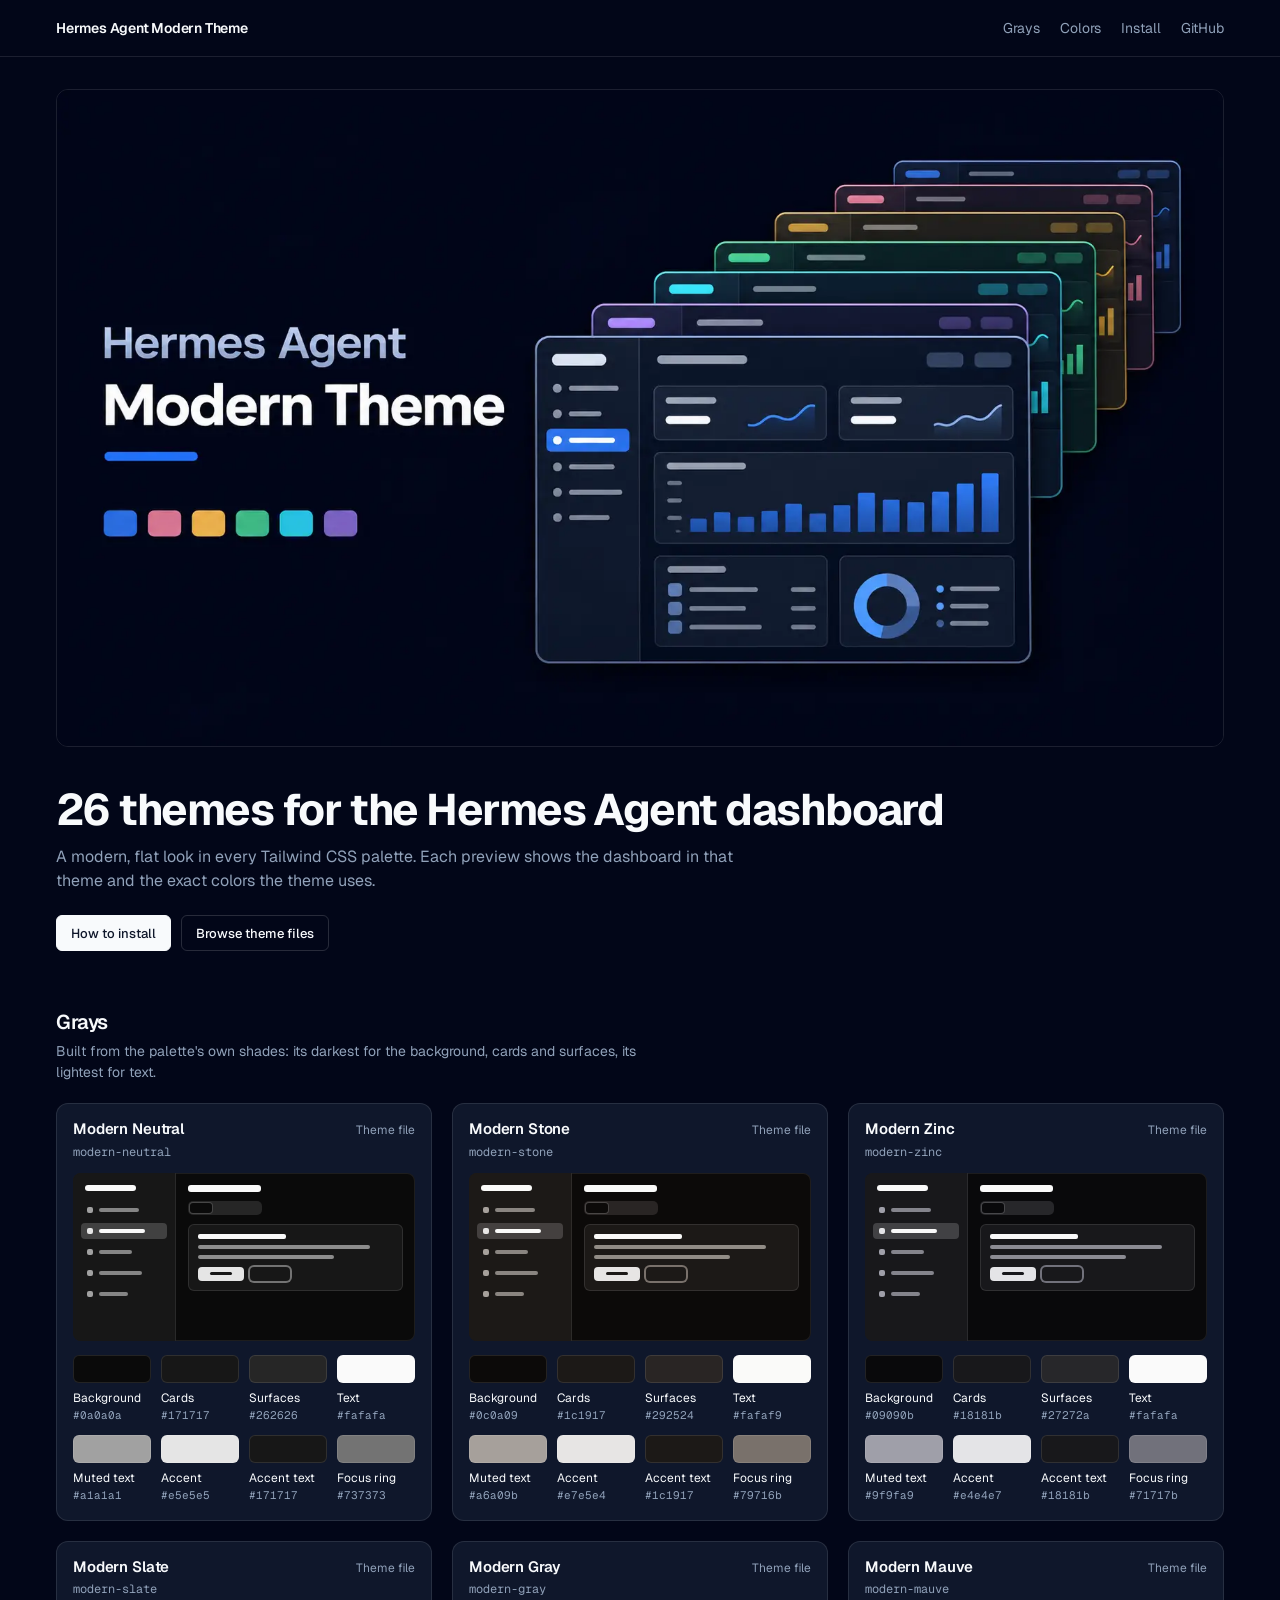
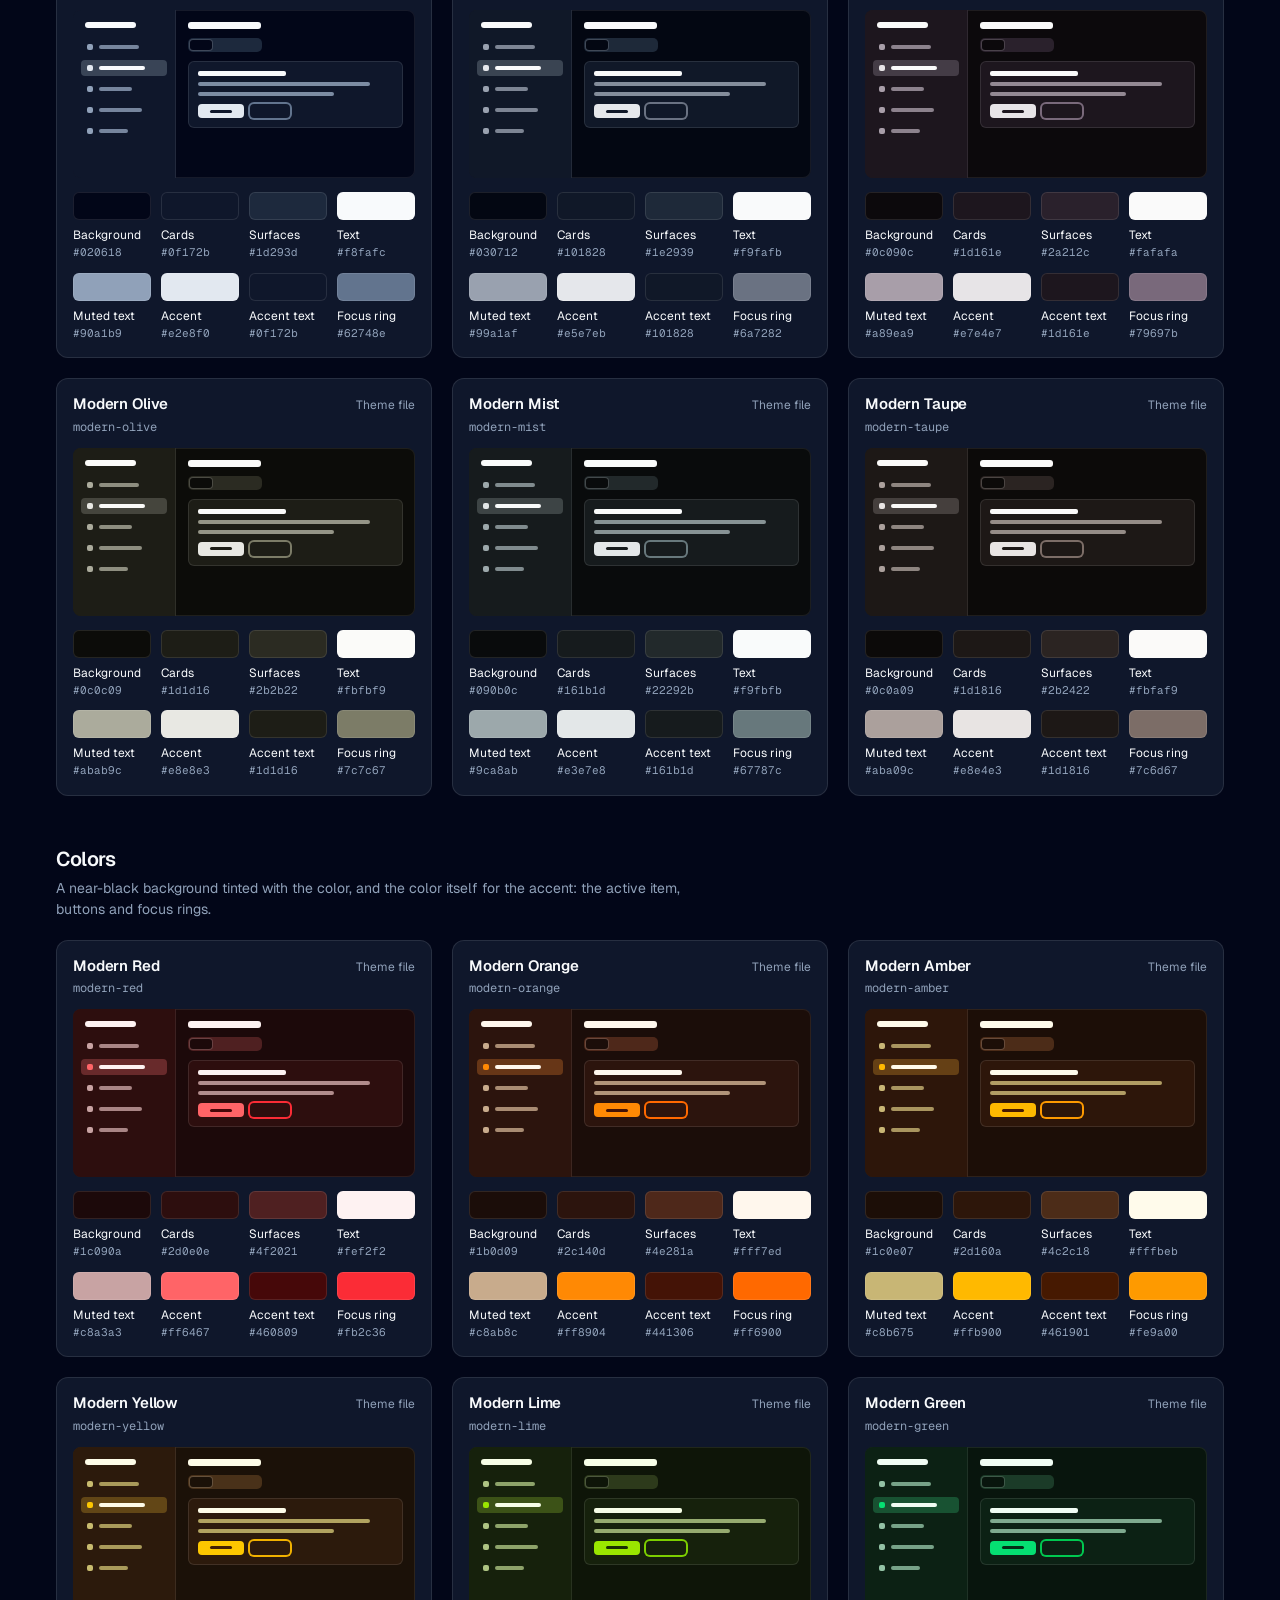
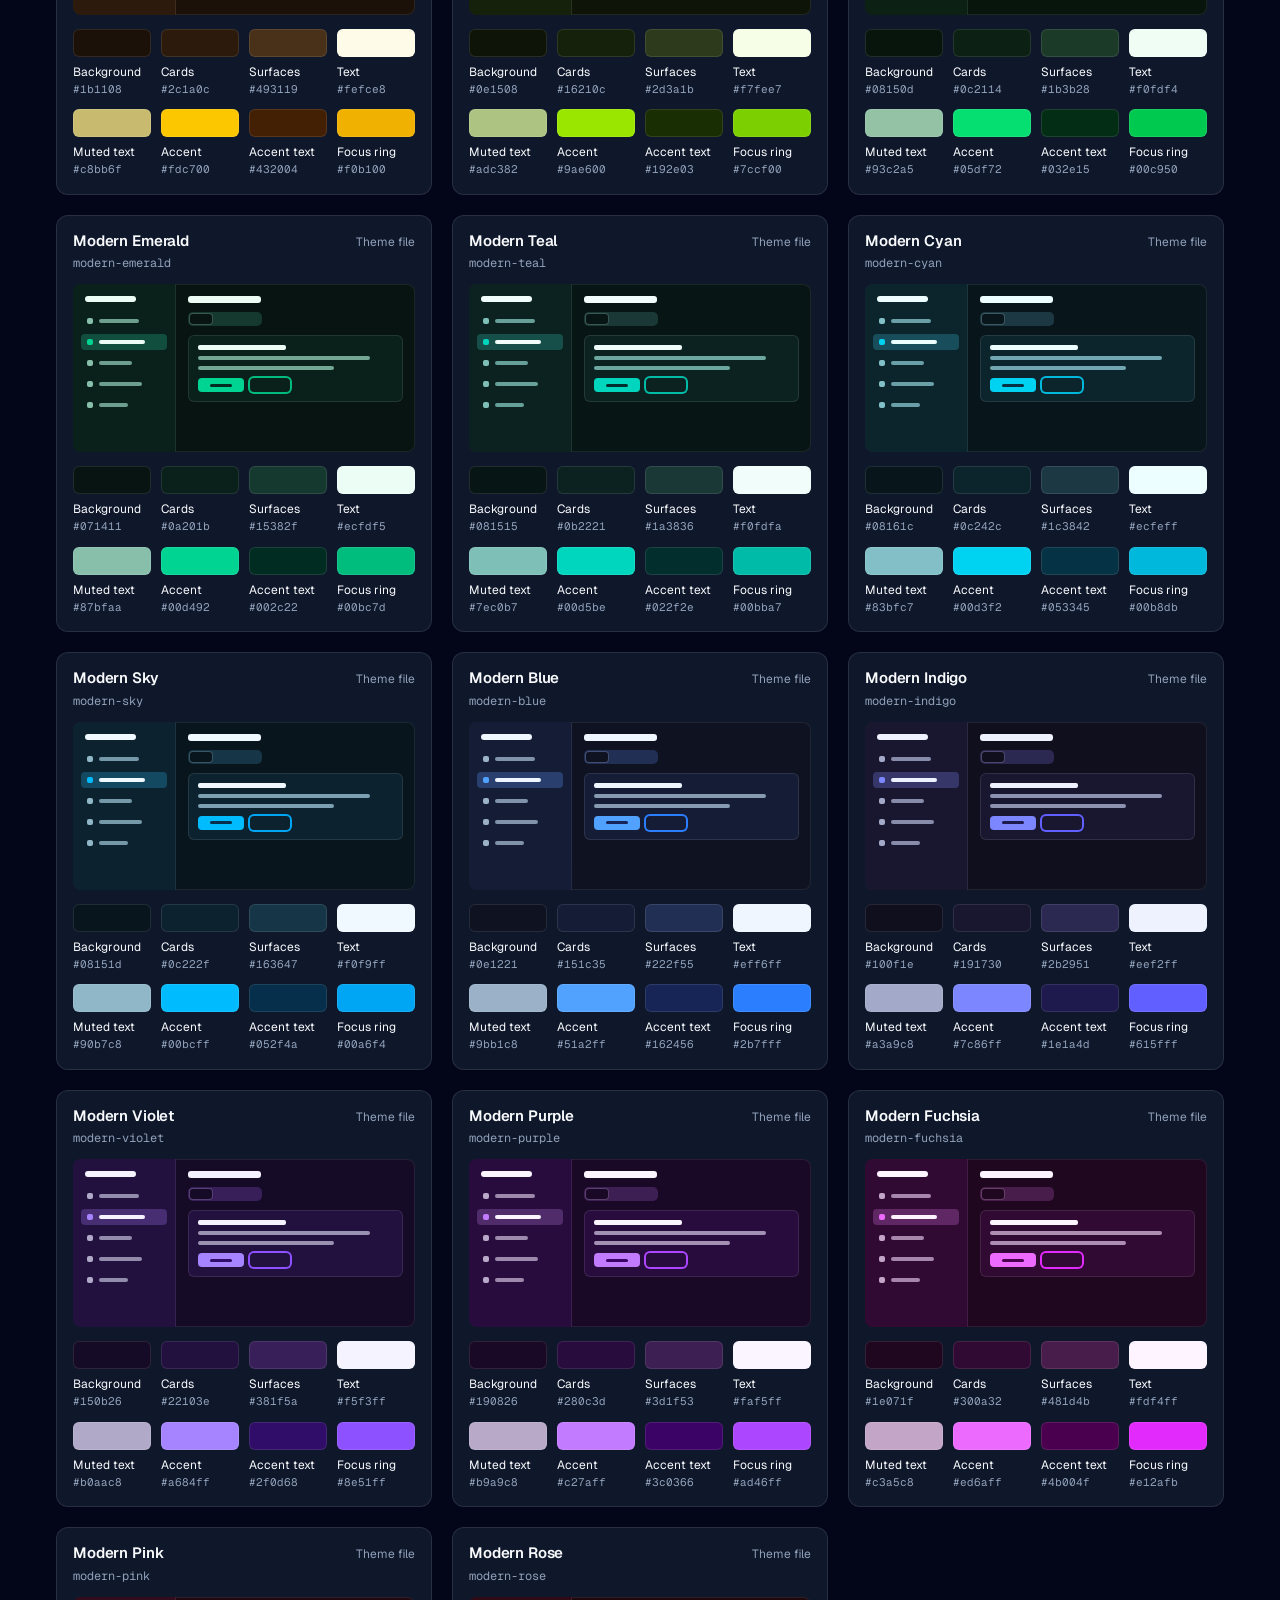
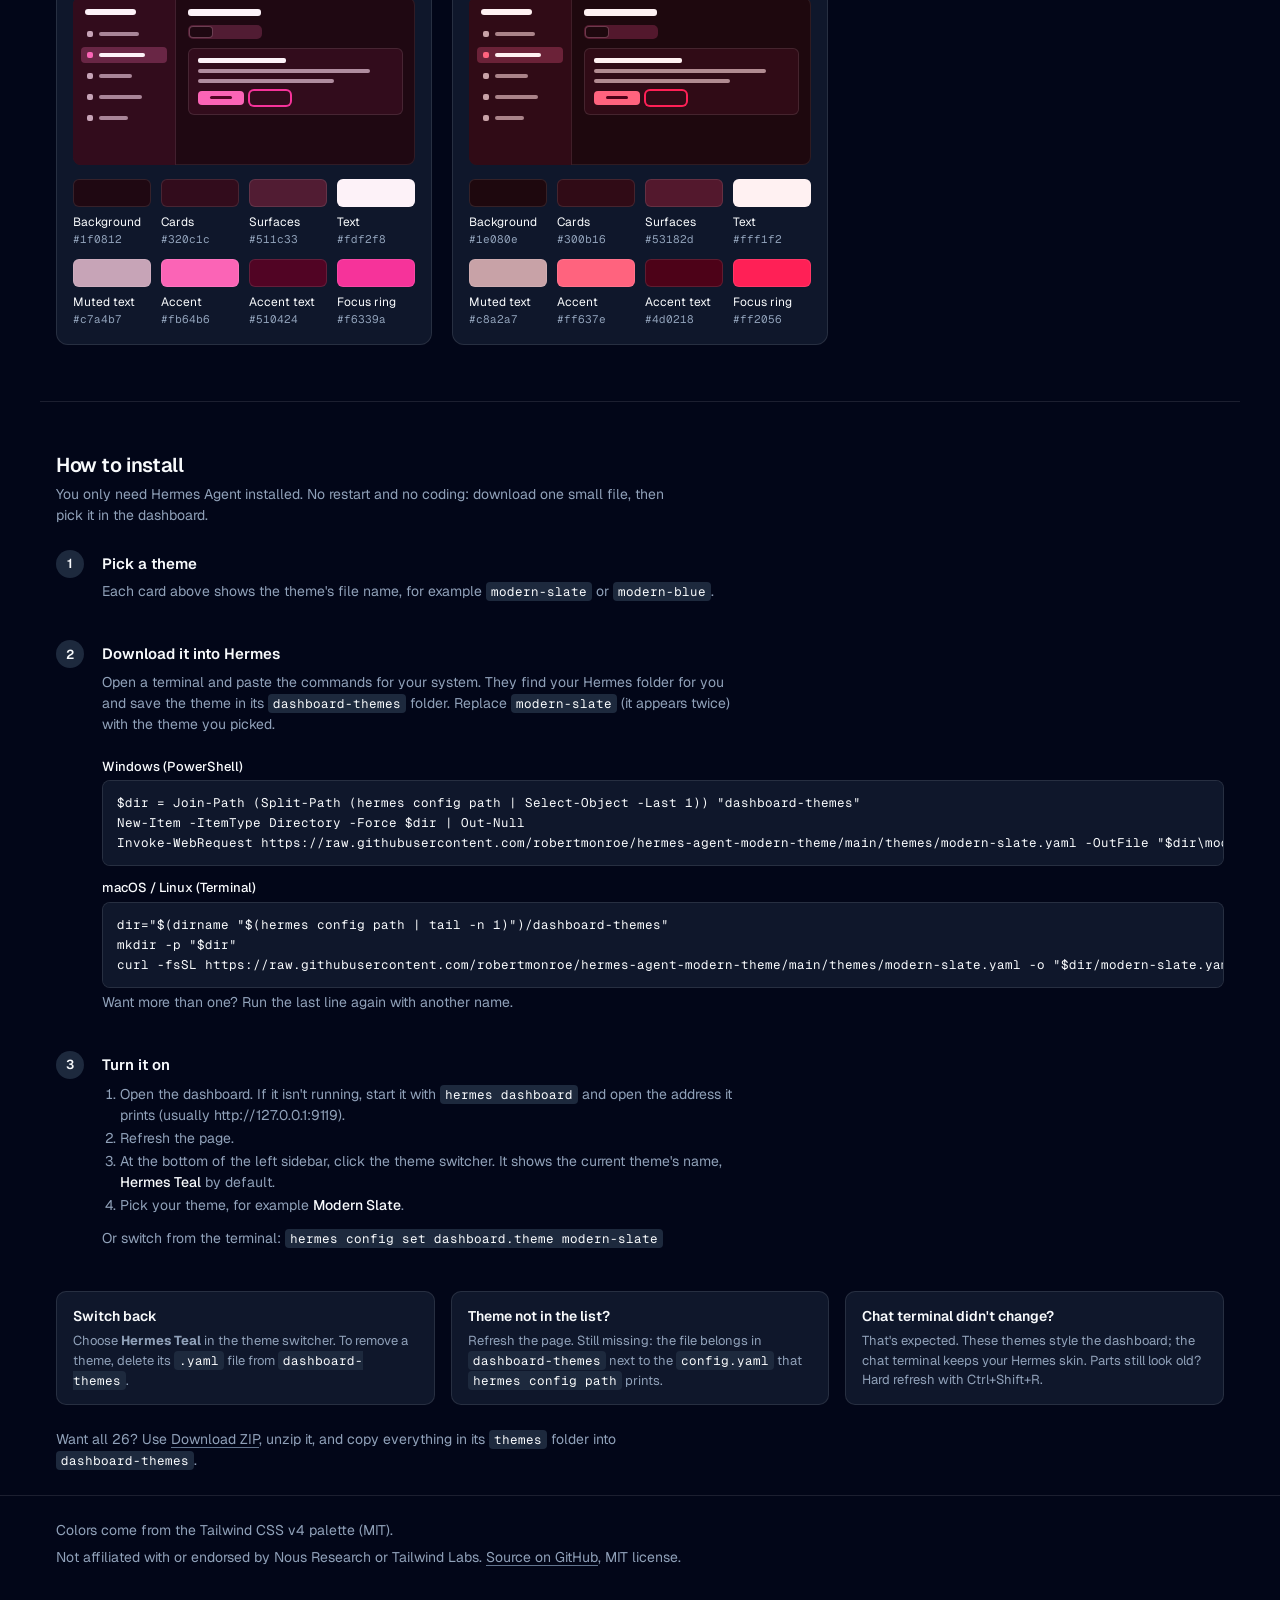
<file: docs/index.html>
<!doctype html>
<html lang="en">
<head>
<meta charset="utf-8">
<meta name="viewport" content="width=device-width, initial-scale=1">
<title>Hermes Agent Modern Theme</title>
<meta name="description" content="26 modern dashboard themes for Hermes Agent, one per Tailwind CSS palette. Each preview shows exactly the colors the theme uses.">
<meta property="og:title" content="Hermes Agent Modern Theme">
<meta property="og:description" content="26 modern dashboard themes for Hermes Agent, one per Tailwind CSS palette.">
<meta property="og:image" content="https://robertmonroe.github.io/hermes-agent-modern-theme/hermes-agent-modern-theme.webp">
<meta name="twitter:card" content="summary_large_image">
<link rel="preconnect" href="https://fonts.googleapis.com">
<link rel="preconnect" href="https://fonts.gstatic.com" crossorigin>
<link href="https://fonts.googleapis.com/css2?family=Geist:wght@400;500;600;700&family=Geist+Mono:wght@400;500&display=swap" rel="stylesheet">
<style>
  :root {
    --bg: #020618; --card: #0f172b; --surface: #1d293d; --fg: #f8fafc;
    --muted: #90a1b9; --ring: #62748e; --border: rgba(255,255,255,.10); --input: rgba(255,255,255,.15);
    color-scheme: dark;
  }
  * { box-sizing: border-box; }
  html { -webkit-text-size-adjust: 100%; }
  body {
    margin: 0; background: var(--bg); color: var(--fg);
    font: 14px/1.5 'Geist', ui-sans-serif, system-ui, -apple-system, 'Segoe UI', sans-serif;
    -webkit-font-smoothing: antialiased;
  }
  a { color: inherit; text-underline-offset: 3px; text-decoration-color: var(--ring); }
  a:hover { text-decoration-color: var(--fg); }
  .mono { font-family: 'Geist Mono', ui-monospace, Consolas, monospace; }
  :focus-visible { outline: none; box-shadow: 0 0 0 3px color-mix(in srgb, var(--ring) 60%, transparent); border-radius: 6px; }
  .wrap { max-width: 1200px; margin: 0 auto; padding: 0 16px; }

  /* ---------- header ---------- */
  .top { border-bottom: 1px solid var(--border); }
  .top .wrap { display: flex; align-items: center; justify-content: space-between; gap: 16px; height: 56px; }
  .brand { font-weight: 600; letter-spacing: -0.015em; text-decoration: none; }
  .top nav { display: flex; gap: 20px; color: var(--muted); }
  .top nav a { text-decoration: none; }
  .top nav a:hover { color: var(--fg); }

  .hero { padding: 32px 0 8px; }
  .hero-img {
    display: block; width: 100%; height: auto; margin-bottom: 40px;
    border-radius: 12px; border: 1px solid var(--border);
  }
  .hero h1 { margin: 0 0 12px; font-size: clamp(30px, 5vw, 44px); line-height: 1.05; letter-spacing: -0.035em; font-weight: 700; }
  .hero p { margin: 0; max-width: 62ch; color: var(--muted); font-size: 16px; }
  .hero .actions { display: flex; flex-wrap: wrap; gap: 10px; margin-top: 22px; }
  .btn {
    display: inline-flex; align-items: center; height: 36px; padding: 0 14px;
    border-radius: 6px; border: 1px solid var(--input); color: var(--fg);
    font-weight: 500; font-size: 13px; text-decoration: none;
  }
  .btn:hover { background: var(--surface); }
  .btn.primary { background: var(--fg); color: var(--card); border-color: var(--fg); }
  .btn.primary:hover { background: #e2e8f0; }

  /* ---------- groups ---------- */
  main { padding: 8px 0 64px; }
  .group-title { margin: 48px 0 4px; font-size: 20px; letter-spacing: -0.02em; font-weight: 600; scroll-margin-top: 16px; }
  .group-note { margin: 0 0 20px; color: var(--muted); max-width: 70ch; }
  .grid { display: grid; grid-template-columns: repeat(3, minmax(0, 1fr)); gap: 20px; }
  @media (max-width: 1000px) { .grid { grid-template-columns: repeat(2, minmax(0, 1fr)); } }
  @media (max-width: 640px) { .grid { grid-template-columns: 1fr; } }

  /* ---------- theme card ---------- */
  .theme { border: 1px solid var(--border); border-radius: 12px; background: var(--card); overflow: hidden; }
  .theme-head { display: flex; align-items: baseline; justify-content: space-between; gap: 12px; padding: 14px 16px 0; }
  .theme-head h3 { margin: 0; font-size: 15px; font-weight: 600; letter-spacing: -0.01em; }
  .theme-head a { color: var(--muted); font-size: 12px; text-decoration: none; }
  .theme-head a:hover { color: var(--fg); }

  /* mock dashboard, painted entirely with the theme's own colors */
  .mock {
    margin: 12px 16px 0; height: 168px; border-radius: 8px; overflow: hidden;
    display: grid; grid-template-columns: 30% 1fr;
    background: var(--t-bg); box-shadow: inset 0 0 0 1px rgba(255,255,255,.08);
  }
  .mock .side { background: var(--t-card); border-right: 1px solid rgba(255,255,255,.08); padding: 12px 8px; display: grid; align-content: start; gap: 5px; }
  .mock .brandline { height: 6px; width: 60%; border-radius: 3px; background: var(--t-fg); margin: 0 4px 6px; }
  .mock .nav { display: flex; align-items: center; gap: 6px; height: 16px; padding: 0 6px; border-radius: 4px; }
  .mock .nav i { width: 6px; height: 6px; border-radius: 2px; background: var(--t-muted); flex: none; }
  .mock .nav b { height: 4px; border-radius: 2px; background: var(--t-muted); opacity: .8; }
  .mock .nav.on { background: color-mix(in srgb, var(--t-primary) 14%, var(--t-surface)); }
  .mock .nav.on i { background: var(--t-primary); }
  .mock .nav.on b { background: var(--t-fg); opacity: 1; }
  .mock .body { padding: 12px; display: grid; align-content: start; gap: 9px; }
  .mock .title { height: 7px; width: 34%; border-radius: 3px; background: var(--t-fg); }
  .mock .tabs { display: inline-flex; gap: 2px; padding: 2px; border-radius: 5px; background: var(--t-surface); width: max-content; }
  .mock .tabs span { width: 22px; height: 10px; border-radius: 3px; }
  .mock .tabs span:first-child { background: var(--t-bg); box-shadow: 0 0 0 1px rgba(255,255,255,.15); }
  .mock .panel { background: var(--t-card); border: 1px solid rgba(255,255,255,.10); border-radius: 6px; padding: 9px; display: grid; gap: 6px; }
  .mock .line { height: 4px; border-radius: 2px; background: var(--t-muted); opacity: .85; }
  .mock .line.fg { background: var(--t-fg); opacity: 1; width: 45%; height: 5px; }
  .mock .row { display: flex; gap: 6px; margin-top: 2px; }
  .mock .btn-p { height: 14px; width: 46px; border-radius: 4px; background: var(--t-primary); display: grid; place-items: center; }
  .mock .btn-p::after { content: ""; height: 3px; width: 22px; border-radius: 2px; background: var(--t-primary-fg); }
  .mock .btn-o { height: 14px; width: 40px; border-radius: 4px; box-shadow: inset 0 0 0 1px rgba(255,255,255,.15); }
  .mock .focus { box-shadow: 0 0 0 2px var(--t-ring); }

  /* the colors this theme uses */
  .uses { list-style: none; margin: 0; padding: 14px 16px 16px; display: grid; grid-template-columns: repeat(4, minmax(0, 1fr)); gap: 12px 10px; }
  .uses li { min-width: 0; }
  .uses .chip { display: block; height: 28px; border-radius: 6px; box-shadow: inset 0 0 0 1px rgba(255,255,255,.10); margin-bottom: 6px; }
  .uses .role { display: block; font-size: 12px; color: var(--fg); white-space: nowrap; overflow: hidden; text-overflow: ellipsis; }
  .uses .hex { display: block; font-size: 11px; color: var(--muted); }

  /* ---------- install ---------- */
  .install { margin-top: 56px; padding-top: 8px; border-top: 1px solid var(--border); scroll-margin-top: 16px; }
  .install h2 { margin: 40px 0 4px; font-size: 20px; letter-spacing: -0.02em; font-weight: 600; }
  .install > p { margin: 0 0 24px; color: var(--muted); max-width: 70ch; }
  .steps { list-style: none; margin: 0; padding: 0; display: grid; gap: 28px; counter-reset: step; }
  .steps > li { display: grid; grid-template-columns: 32px 1fr; gap: 0 14px; counter-increment: step; }
  .steps > li::before {
    content: counter(step); grid-column: 1; grid-row: 1 / span 6; width: 28px; height: 28px; border-radius: 50%;
    display: grid; place-items: center; background: var(--surface); font-weight: 600; font-size: 13px;
  }
  .steps > li > * { grid-column: 2; min-width: 0; }
  .steps h3 { margin: 3px 0 6px; font-size: 15px; font-weight: 600; }
  .steps p, .steps ol { margin: 0 0 10px; color: var(--muted); max-width: 72ch; }
  .steps ol { padding-left: 18px; }
  .steps ol li { margin: 2px 0; }
  .steps strong { color: var(--fg); font-weight: 500; }
  .os { margin: 12px 0 4px; font-size: 13px; font-weight: 500; }
  pre {
    margin: 0 0 4px; padding: 12px 14px; overflow-x: auto; border-radius: 8px;
    background: var(--card); border: 1px solid var(--border);
    font: 12.5px/1.6 'Geist Mono', ui-monospace, Consolas, monospace; color: var(--fg);
  }
  code.inline { font-family: 'Geist Mono', ui-monospace, Consolas, monospace; font-size: 12.5px; padding: 1px 5px; border-radius: 4px; background: var(--surface); color: var(--fg); }
  .help { margin-top: 32px; display: grid; grid-template-columns: repeat(3, minmax(0, 1fr)); gap: 16px; }
  .help div { padding: 14px 16px; border: 1px solid var(--border); border-radius: 10px; background: var(--card); }
  .help h4 { margin: 0 0 4px; font-size: 14px; font-weight: 600; }
  .help p { margin: 0; color: var(--muted); font-size: 13px; }
  @media (max-width: 800px) { .help { grid-template-columns: 1fr; } }
  .theme-id { display: block; padding: 2px 16px 0; color: var(--muted); font-size: 12px; }

  /* ---------- footer ---------- */
  footer { border-top: 1px solid var(--border); color: var(--muted); }
  footer .wrap { padding-top: 24px; padding-bottom: 40px; display: grid; gap: 6px; }
</style>
</head>
<body>
<header class="top">
  <div class="wrap">
    <a class="brand" href="#">Hermes Agent Modern Theme</a>
    <nav>
      <a href="#grays">Grays</a>
      <a href="#colors">Colors</a>
      <a href="#install">Install</a>
      <a href="https://github.com/robertmonroe/hermes-agent-modern-theme">GitHub</a>
    </nav>
  </div>
</header>

<section class="hero">
  <div class="wrap">
    <img class="hero-img" src="hermes-agent-modern-theme.webp" width="1672" height="941"
         alt="Hermes Agent Modern Theme: stacked dashboard screens, each in a different color theme">
    <h1>26 themes for the Hermes Agent dashboard</h1>
    <p>A modern, flat look in every Tailwind CSS palette. Each preview shows the dashboard in that theme and the exact colors the theme uses.</p>
    <div class="actions">
      <a class="btn primary" href="#install">How to install</a>
      <a class="btn" href="https://github.com/robertmonroe/hermes-agent-modern-theme/tree/main/themes">Browse theme files</a>
    </div>
  </div>
</section>

<main class="wrap" id="main"></main>

<section class="wrap install" id="install">
  <h2>How to install</h2>
  <p>You only need Hermes Agent installed. No restart and no coding: download one small file, then pick it in the dashboard.</p>
  <ol class="steps">
    <li>
      <h3>Pick a theme</h3>
      <p>Each card above shows the theme's file name, for example <code class="inline">modern-slate</code> or <code class="inline">modern-blue</code>.</p>
    </li>
    <li>
      <h3>Download it into Hermes</h3>
      <p>Open a terminal and paste the commands for your system. They find your Hermes folder for you and save the theme in its <code class="inline">dashboard-themes</code> folder. Replace <code class="inline">modern-slate</code> (it appears twice) with the theme you picked.</p>
      <div>
        <div class="os">Windows (PowerShell)</div>
<pre>$dir = Join-Path (Split-Path (hermes config path | Select-Object -Last 1)) "dashboard-themes"
New-Item -ItemType Directory -Force $dir | Out-Null
Invoke-WebRequest https://raw.githubusercontent.com/robertmonroe/hermes-agent-modern-theme/main/themes/modern-slate.yaml -OutFile "$dir\modern-slate.yaml"</pre>
        <div class="os">macOS / Linux (Terminal)</div>
<pre>dir="$(dirname "$(hermes config path | tail -n 1)")/dashboard-themes"
mkdir -p "$dir"
curl -fsSL https://raw.githubusercontent.com/robertmonroe/hermes-agent-modern-theme/main/themes/modern-slate.yaml -o "$dir/modern-slate.yaml"</pre>
      </div>
      <p>Want more than one? Run the last line again with another name.</p>
    </li>
    <li>
      <h3>Turn it on</h3>
      <ol>
        <li>Open the dashboard. If it isn't running, start it with <code class="inline">hermes dashboard</code> and open the address it prints (usually http://127.0.0.1:9119).</li>
        <li>Refresh the page.</li>
        <li>At the bottom of the left sidebar, click the theme switcher. It shows the current theme's name, <strong>Hermes Teal</strong> by default.</li>
        <li>Pick your theme, for example <strong>Modern Slate</strong>.</li>
      </ol>
      <p>Or switch from the terminal: <code class="inline">hermes config set dashboard.theme modern-slate</code></p>
    </li>
  </ol>
  <div class="help">
    <div>
      <h4>Switch back</h4>
      <p>Choose <strong>Hermes Teal</strong> in the theme switcher. To remove a theme, delete its <code class="inline">.yaml</code> file from <code class="inline">dashboard-themes</code>.</p>
    </div>
    <div>
      <h4>Theme not in the list?</h4>
      <p>Refresh the page. Still missing: the file belongs in <code class="inline">dashboard-themes</code> next to the <code class="inline">config.yaml</code> that <code class="inline">hermes config path</code> prints.</p>
    </div>
    <div>
      <h4>Chat terminal didn't change?</h4>
      <p>That's expected. These themes style the dashboard; the chat terminal keeps your Hermes skin. Parts still look old? Hard refresh with Ctrl+Shift+R.</p>
    </div>
  </div>
  <p style="margin-top:24px">Want all 26? Use <a href="https://github.com/robertmonroe/hermes-agent-modern-theme/archive/refs/heads/main.zip">Download ZIP</a>, unzip it, and copy everything in its <code class="inline">themes</code> folder into <code class="inline">dashboard-themes</code>.</p>
</section>

<footer>
  <div class="wrap">
    <span>Colors come from the Tailwind CSS v4 palette (MIT).</span>
    <span>Not affiliated with or endorsed by Nous Research or Tailwind Labs. <a href="https://github.com/robertmonroe/hermes-agent-modern-theme">Source on GitHub</a>, MIT license.</span>
  </div>
</footer>

<script>
const DATA = {"order":{"grays":["neutral","stone","zinc","slate","gray","mauve","olive","mist","taupe"],"colors":["red","orange","amber","yellow","lime","green","emerald","teal","cyan","sky","blue","indigo","violet","purple","fuchsia","pink","rose"]},"themes":{"neutral":{"bg":"#0a0a0a","card":"#171717","surface":"#262626","fg":"#fafafa","muted":"#a1a1a1","ring":"#737373","primary":"#e5e5e5","primary_fg":"#171717"},"stone":{"bg":"#0c0a09","card":"#1c1917","surface":"#292524","fg":"#fafaf9","muted":"#a6a09b","ring":"#79716b","primary":"#e7e5e4","primary_fg":"#1c1917"},"zinc":{"bg":"#09090b","card":"#18181b","surface":"#27272a","fg":"#fafafa","muted":"#9f9fa9","ring":"#71717b","primary":"#e4e4e7","primary_fg":"#18181b"},"slate":{"bg":"#020618","card":"#0f172b","surface":"#1d293d","fg":"#f8fafc","muted":"#90a1b9","ring":"#62748e","primary":"#e2e8f0","primary_fg":"#0f172b"},"gray":{"bg":"#030712","card":"#101828","surface":"#1e2939","fg":"#f9fafb","muted":"#99a1af","ring":"#6a7282","primary":"#e5e7eb","primary_fg":"#101828"},"mauve":{"bg":"#0c090c","card":"#1d161e","surface":"#2a212c","fg":"#fafafa","muted":"#a89ea9","ring":"#79697b","primary":"#e7e4e7","primary_fg":"#1d161e"},"olive":{"bg":"#0c0c09","card":"#1d1d16","surface":"#2b2b22","fg":"#fbfbf9","muted":"#abab9c","ring":"#7c7c67","primary":"#e8e8e3","primary_fg":"#1d1d16"},"mist":{"bg":"#090b0c","card":"#161b1d","surface":"#22292b","fg":"#f9fbfb","muted":"#9ca8ab","ring":"#67787c","primary":"#e3e7e8","primary_fg":"#161b1d"},"taupe":{"bg":"#0c0a09","card":"#1d1816","surface":"#2b2422","fg":"#fbfaf9","muted":"#aba09c","ring":"#7c6d67","primary":"#e8e4e3","primary_fg":"#1d1816"},"red":{"bg":"#1c090a","card":"#2d0e0e","surface":"#4f2021","fg":"#fef2f2","muted":"#c8a3a3","ring":"#fb2c36","primary":"#ff6467","primary_fg":"#460809"},"orange":{"bg":"#1b0d09","card":"#2c140d","surface":"#4e281a","fg":"#fff7ed","muted":"#c8ab8c","ring":"#ff6900","primary":"#ff8904","primary_fg":"#441306"},"amber":{"bg":"#1c0e07","card":"#2d160a","surface":"#4c2c18","fg":"#fffbeb","muted":"#c8b675","ring":"#fe9a00","primary":"#ffb900","primary_fg":"#461901"},"yellow":{"bg":"#1b1108","card":"#2c1a0c","surface":"#493119","fg":"#fefce8","muted":"#c8bb6f","ring":"#f0b100","primary":"#fdc700","primary_fg":"#432004"},"lime":{"bg":"#0e1508","card":"#16210c","surface":"#2d3a1b","fg":"#f7fee7","muted":"#adc382","ring":"#7ccf00","primary":"#9ae600","primary_fg":"#192e03"},"green":{"bg":"#08150d","card":"#0c2114","surface":"#1b3b28","fg":"#f0fdf4","muted":"#93c2a5","ring":"#00c950","primary":"#05df72","primary_fg":"#032e15"},"emerald":{"bg":"#071411","card":"#0a201b","surface":"#15382f","fg":"#ecfdf5","muted":"#87bfaa","ring":"#00bc7d","primary":"#00d492","primary_fg":"#002c22"},"teal":{"bg":"#081515","card":"#0b2221","surface":"#1a3836","fg":"#f0fdfa","muted":"#7ec0b7","ring":"#00bba7","primary":"#00d5be","primary_fg":"#022f2e"},"cyan":{"bg":"#08161c","card":"#0c242c","surface":"#1c3842","fg":"#ecfeff","muted":"#83bfc7","ring":"#00b8db","primary":"#00d3f2","primary_fg":"#053345"},"sky":{"bg":"#08151d","card":"#0c222f","surface":"#163647","fg":"#f0f9ff","muted":"#90b7c8","ring":"#00a6f4","primary":"#00bcff","primary_fg":"#052f4a"},"blue":{"bg":"#0e1221","card":"#151c35","surface":"#222f55","fg":"#eff6ff","muted":"#9bb1c8","ring":"#2b7fff","primary":"#51a2ff","primary_fg":"#162456"},"indigo":{"bg":"#100f1e","card":"#191730","surface":"#2b2951","fg":"#eef2ff","muted":"#a3a9c8","ring":"#615fff","primary":"#7c86ff","primary_fg":"#1e1a4d"},"violet":{"bg":"#150b26","card":"#22103e","surface":"#381f5a","fg":"#f5f3ff","muted":"#b0aac8","ring":"#8e51ff","primary":"#a684ff","primary_fg":"#2f0d68"},"purple":{"bg":"#190826","card":"#280c3d","surface":"#3d1f53","fg":"#faf5ff","muted":"#b9a9c8","ring":"#ad46ff","primary":"#c27aff","primary_fg":"#3c0366"},"fuchsia":{"bg":"#1e071f","card":"#300a32","surface":"#481d4b","fg":"#fdf4ff","muted":"#c3a5c8","ring":"#e12afb","primary":"#ed6aff","primary_fg":"#4b004f"},"pink":{"bg":"#1f0812","card":"#320c1c","surface":"#511c33","fg":"#fdf2f8","muted":"#c7a4b7","ring":"#f6339a","primary":"#fb64b6","primary_fg":"#510424"},"rose":{"bg":"#1e080e","card":"#300b16","surface":"#53182d","fg":"#fff1f2","muted":"#c8a2a7","ring":"#ff2056","primary":"#ff637e","primary_fg":"#4d0218"}}};
const FILES = "https://github.com/robertmonroe/hermes-agent-modern-theme/blob/main/themes/";
const ROLES = [
  ["bg", "Background"], ["card", "Cards"], ["surface", "Surfaces"], ["fg", "Text"],
  ["muted", "Muted text"], ["primary", "Accent"], ["primary_fg", "Accent text"], ["ring", "Focus ring"],
];
const cap = s => s[0].toUpperCase() + s.slice(1);

function mock(t) {
  const el = document.createElement("div");
  el.className = "mock";
  el.setAttribute("aria-hidden", "true");
  for (const [k] of ROLES) el.style.setProperty("--t-" + k.replace("_", "-"), t[k]);
  el.innerHTML =
    `<div class="side"><div class="brandline"></div>` +
      `<div class="nav"><i></i><b style="width:55%"></b></div>` +
      `<div class="nav on"><i></i><b style="width:62%"></b></div>` +
      `<div class="nav"><i></i><b style="width:45%"></b></div>` +
      `<div class="nav"><i></i><b style="width:58%"></b></div>` +
      `<div class="nav"><i></i><b style="width:40%"></b></div></div>` +
    `<div class="body"><div class="title"></div>` +
      `<div class="tabs"><span></span><span></span><span></span></div>` +
      `<div class="panel"><div class="line fg"></div><div class="line" style="width:88%"></div>` +
        `<div class="line" style="width:70%"></div>` +
        `<div class="row"><div class="btn-p"></div><div class="btn-o focus"></div></div></div></div>`;
  return el;
}

function card(name, t) {
  const art = document.createElement("article");
  art.className = "theme"; art.id = name;
  const head = document.createElement("div");
  head.className = "theme-head";
  head.innerHTML = `<h3>Modern ${cap(name)}</h3><a href="${FILES}modern-${name}.yaml">Theme file</a>`;
  const list = document.createElement("ul");
  list.className = "uses";
  list.setAttribute("aria-label", `Colors used by Modern ${cap(name)}`);
  for (const [k, label] of ROLES) {
    const li = document.createElement("li");
    li.innerHTML = `<span class="chip" style="background:${t[k]}"></span>` +
      `<span class="role">${label}</span><span class="hex mono">${t[k]}</span>`;
    list.append(li);
  }
  const id = document.createElement("span");
  id.className = "theme-id mono";
  id.textContent = "modern-" + name;
  art.append(head, id, mock(t), list);
  return art;
}

// ?shot renders only the theme grid, for the README image (tools/build_page.py).
if (location.search.includes("shot")) {
  for (const sel of [".top", ".hero", ".install", "footer"]) document.querySelector(sel).remove();
  document.body.style.padding = "8px 0 24px";
}
const main = document.getElementById("main");
const groups = [
  ["grays", "Grays", "Built from the palette's own shades: its darkest for the background, cards and surfaces, its lightest for text."],
  ["colors", "Colors", "A near-black background tinted with the color, and the color itself for the accent: the active item, buttons and focus rings."],
];
for (const [key, title, note] of groups) {
  const h = document.createElement("h2");
  h.className = "group-title"; h.id = key; h.textContent = title;
  const p = document.createElement("p");
  p.className = "group-note"; p.textContent = note;
  const grid = document.createElement("div");
  grid.className = "grid";
  for (const name of DATA.order[key]) grid.append(card(name, DATA.themes[name]));
  main.append(h, p, grid);
}
</script>
</body>
</html>
</file>
